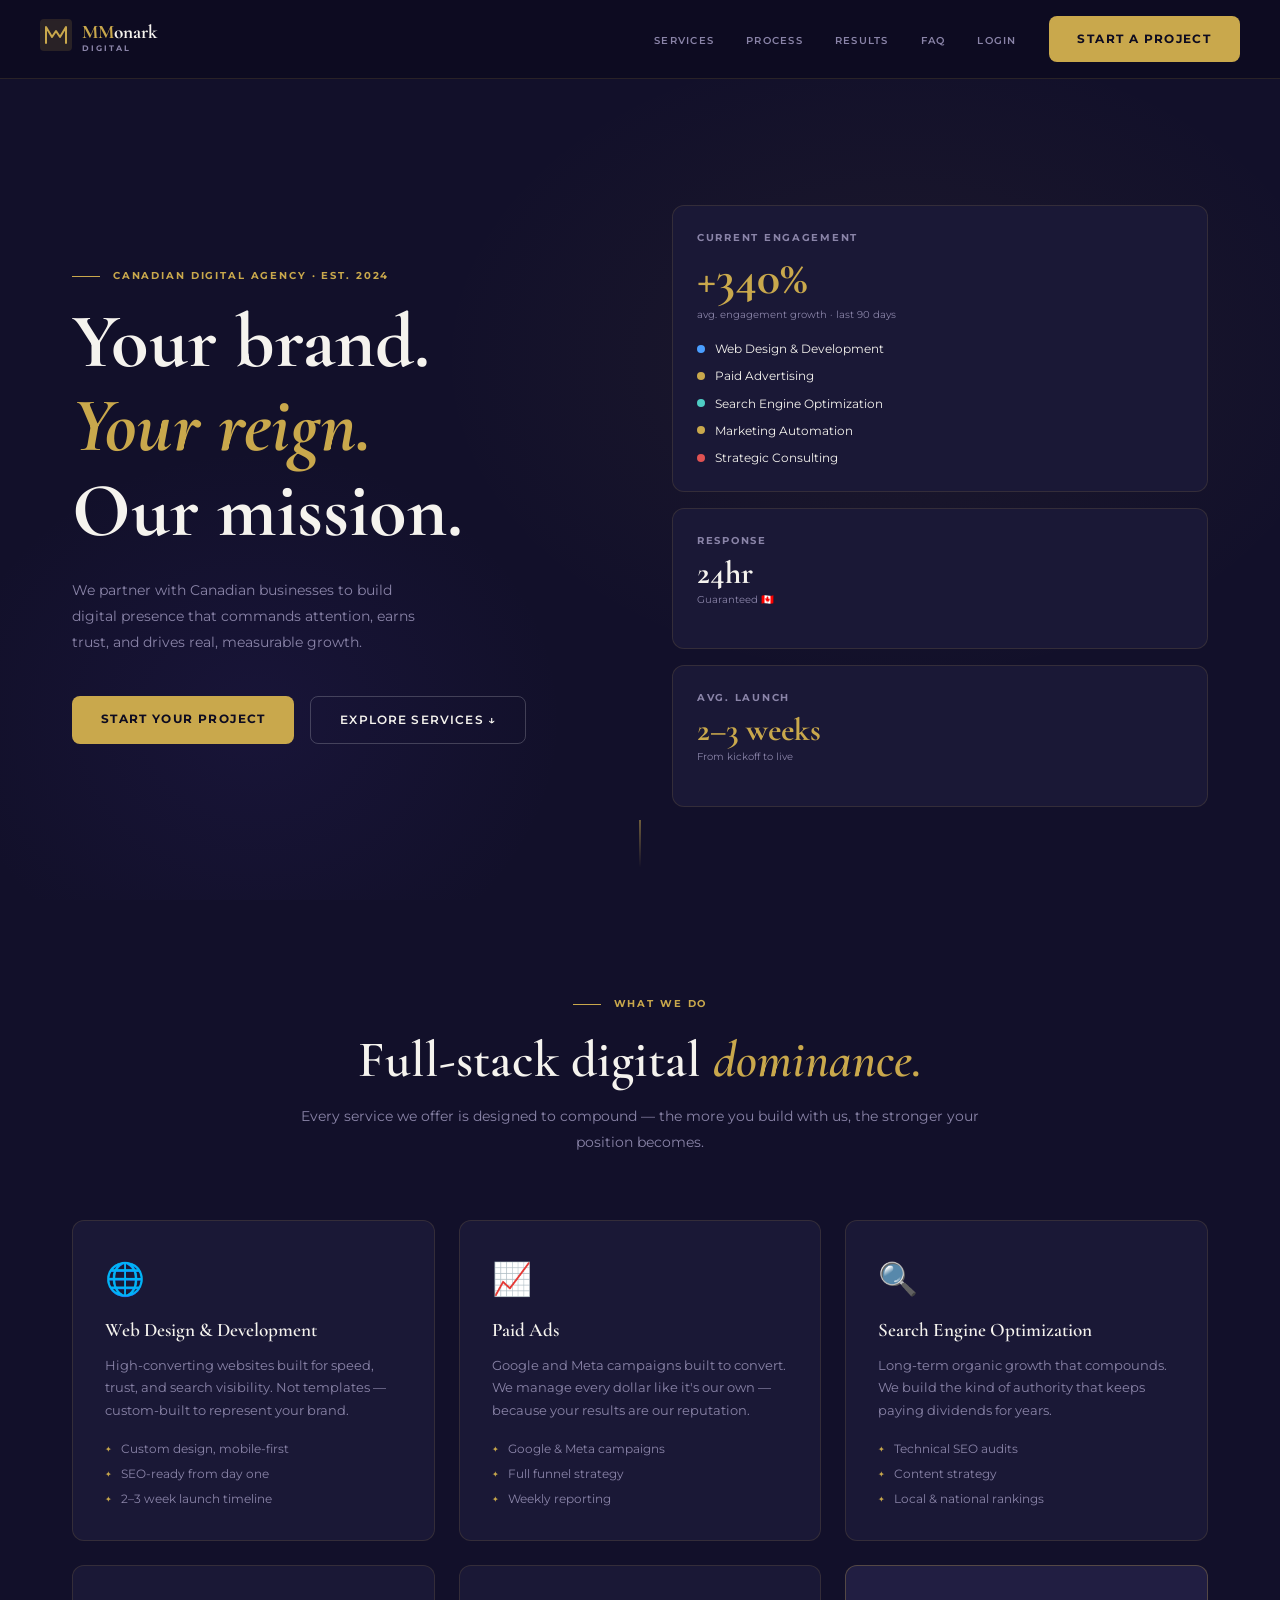
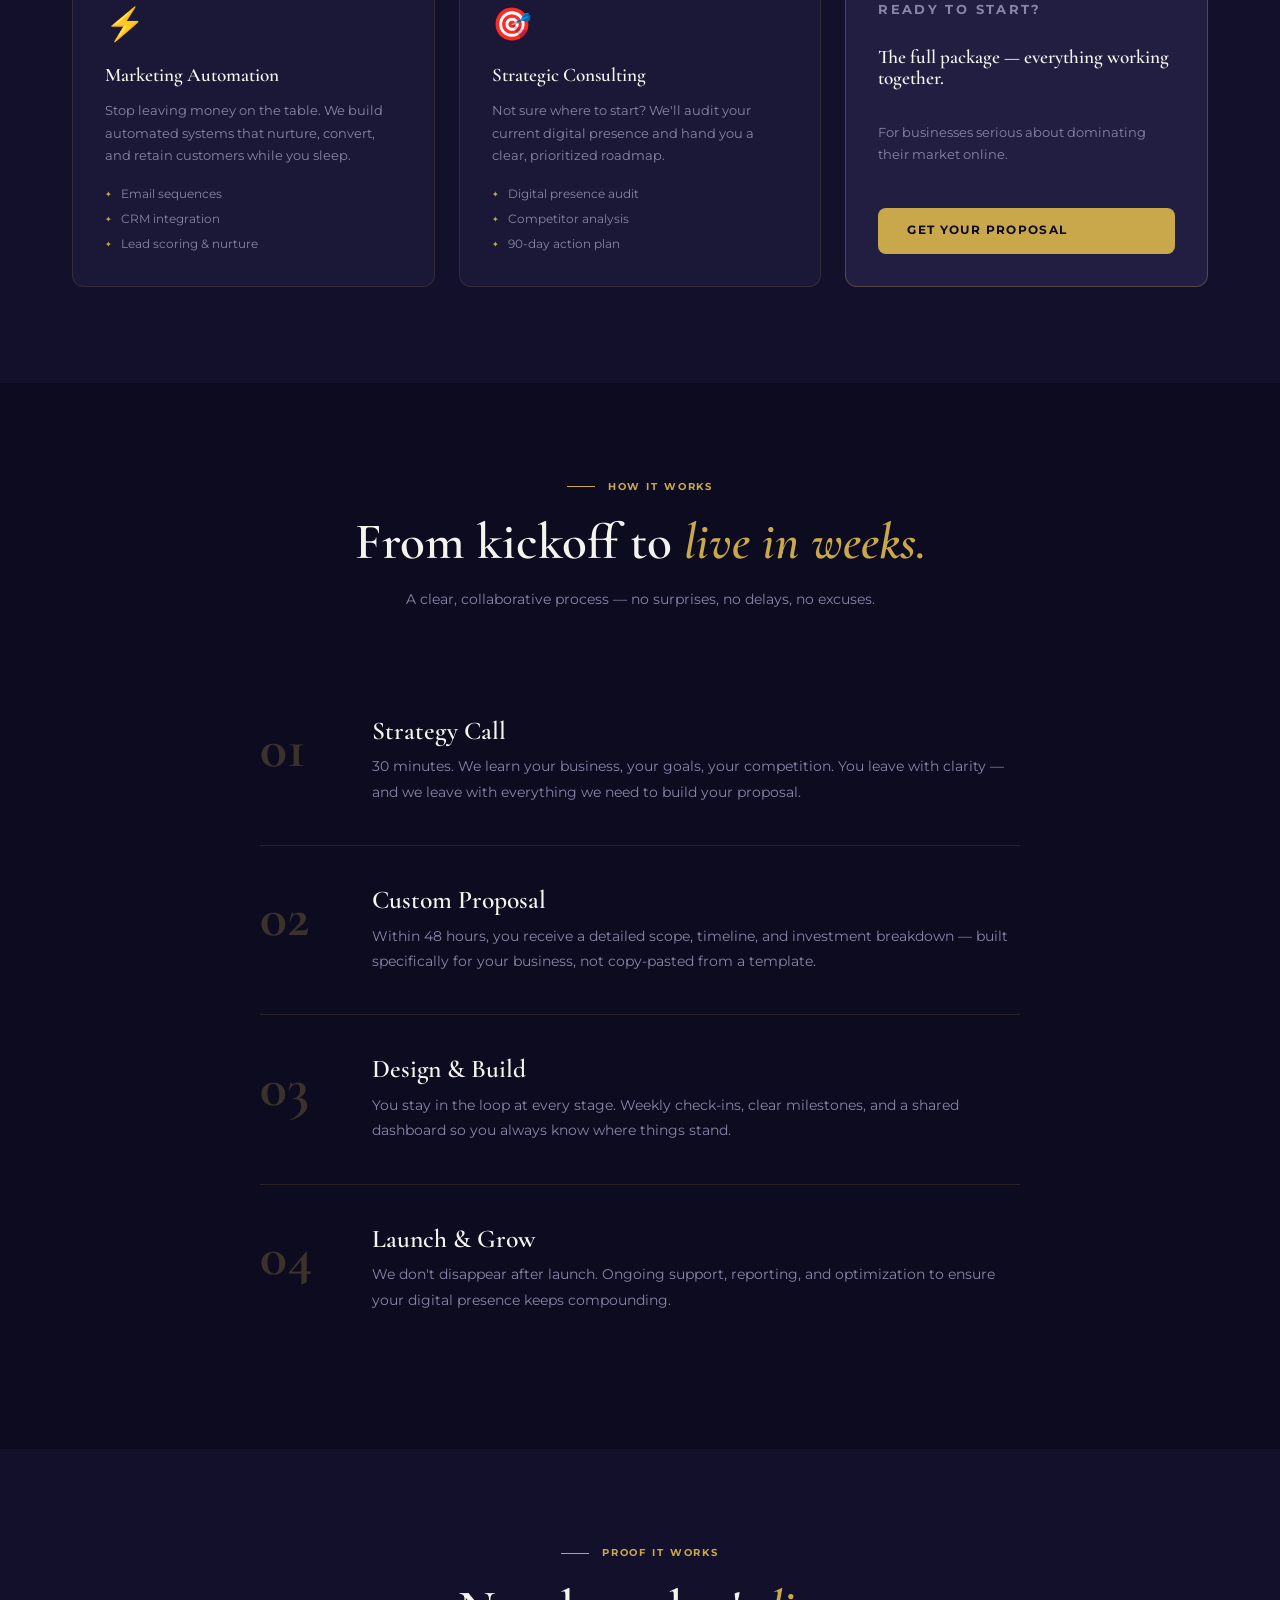
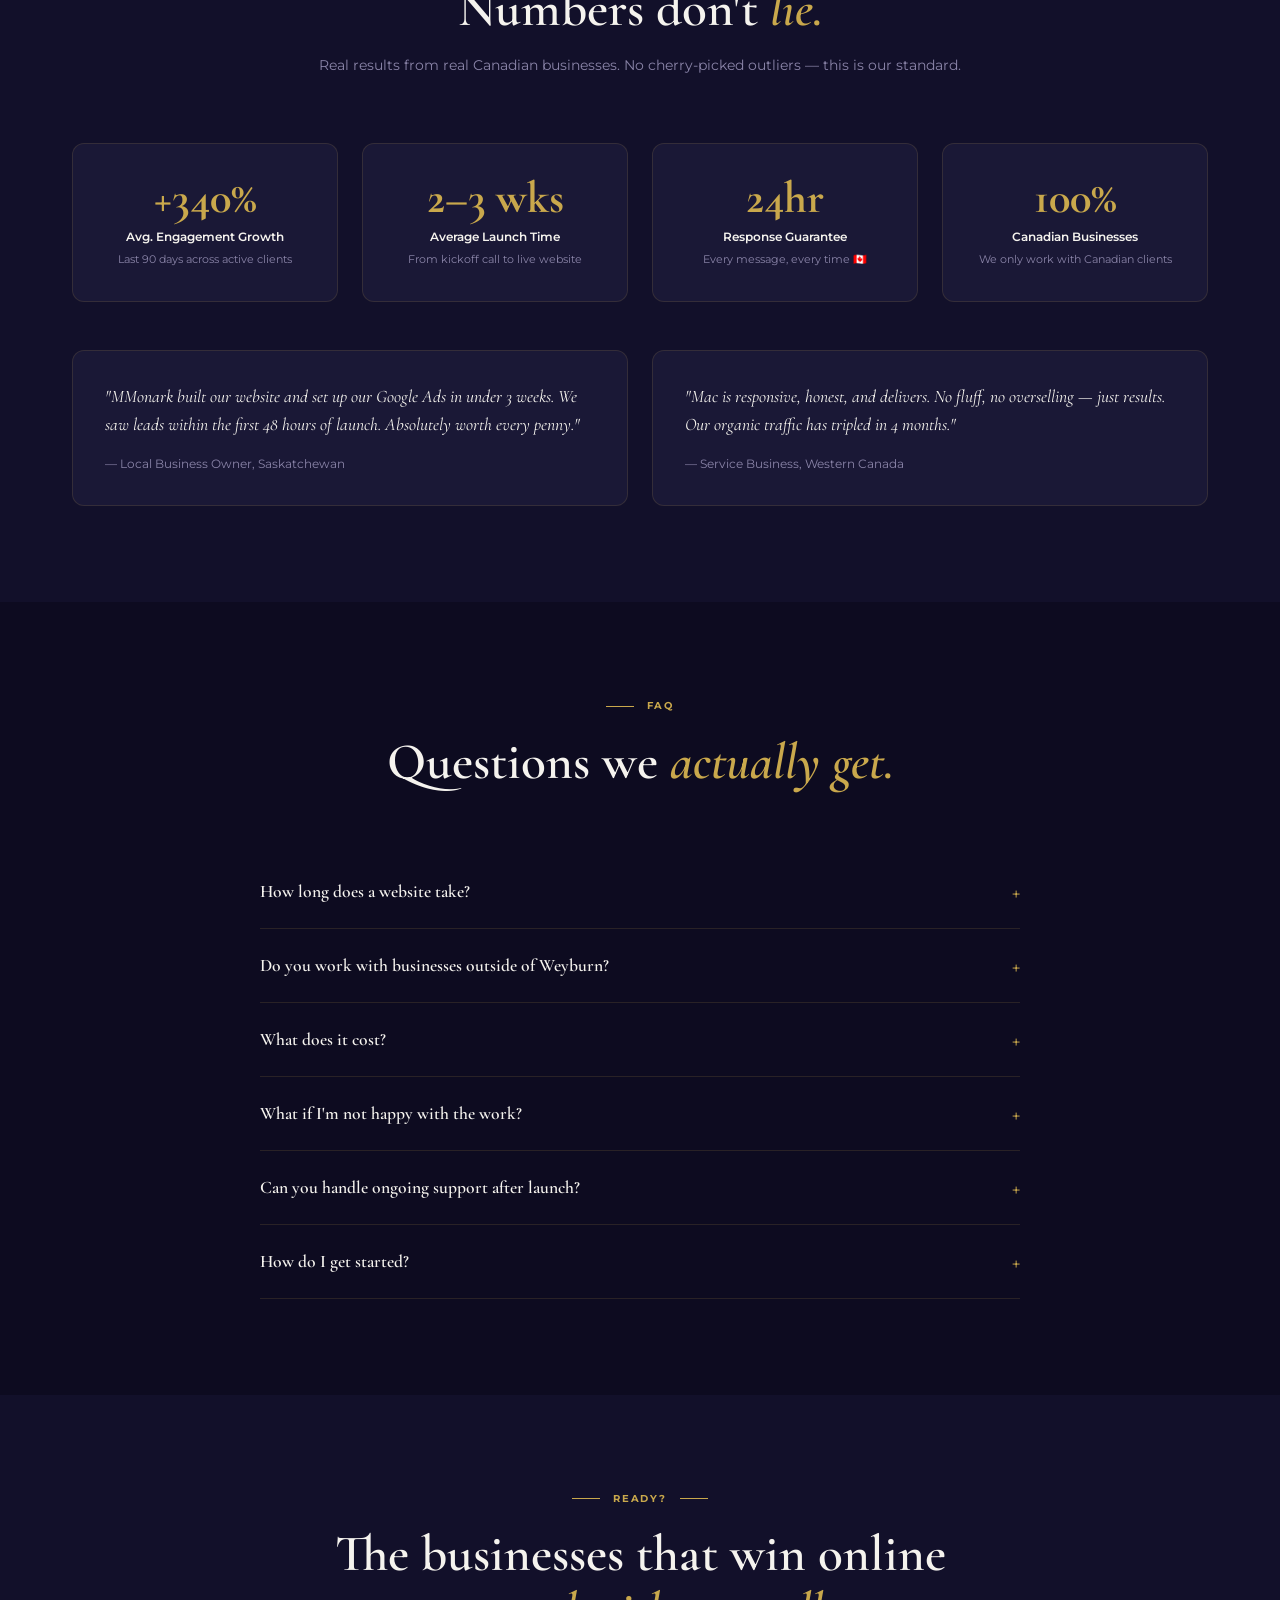
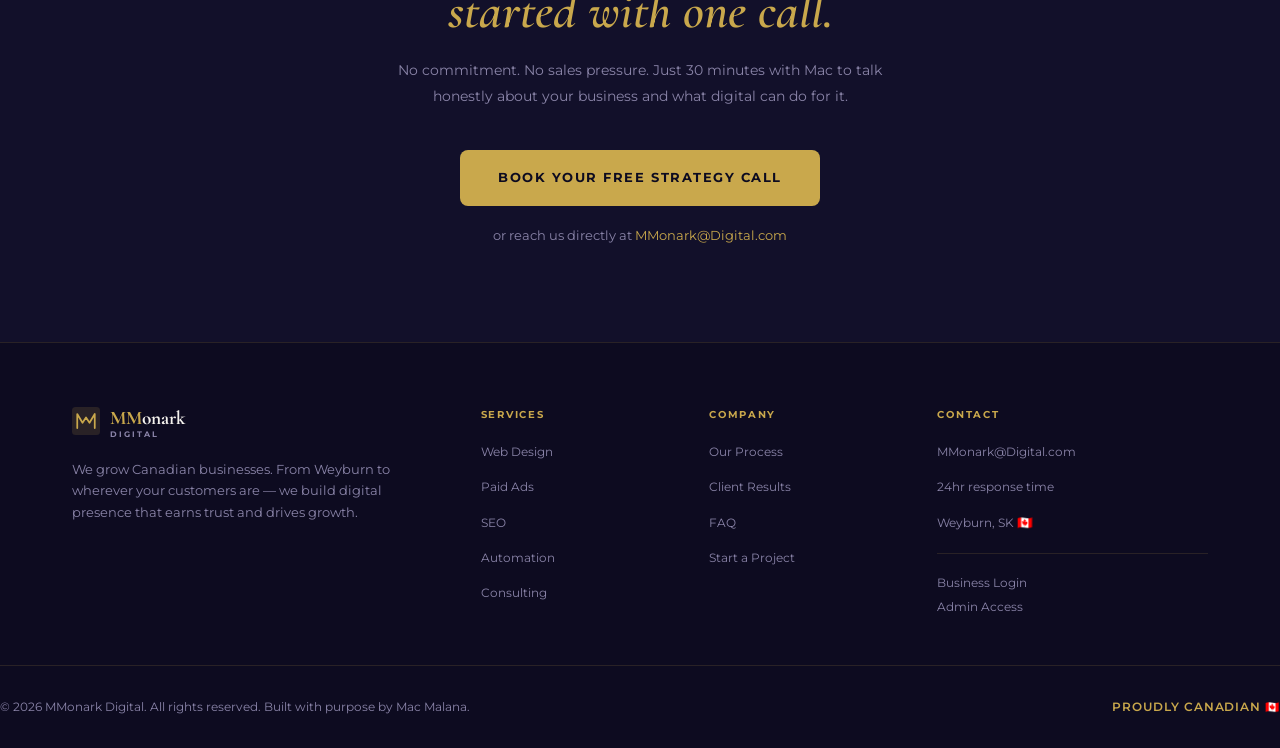
<file: index.html>
<!DOCTYPE html>
<html lang="en">
<head>
  <meta charset="UTF-8" />
  <meta name="viewport" content="width=device-width, initial-scale=1.0"/>
  <title>MMonark Digital — Canadian Digital Agency</title>
  <meta name="description" content="We partner with Canadian businesses to build digital presence that commands attention, earns trust, and drives real, measurable growth."/>
  <link rel="stylesheet" href="css/style.css"/>
  <link rel="preconnect" href="https://fonts.googleapis.com"/>
  <link rel="preconnect" href="https://fonts.gstatic.com" crossorigin/>
  <link href="https://fonts.googleapis.com/css2?family=Cormorant+Garamond:ital,wght@0,400;0,600;0,700;1,400;1,600&family=Montserrat:wght@300;400;500;600;700&display=swap" rel="stylesheet"/>
</head>
<body>

  <!-- NAV -->
  <nav class="nav" id="nav">
    <a href="index.html" class="logo">
      <div class="logo-icon">
        <svg width="32" height="32" viewBox="0 0 32 32" fill="none">
          <rect width="32" height="32" rx="4" fill="#C9A84C" opacity="0.15"/>
          <path d="M6 24V8l6 10 4-6 4 6 6-10v16" stroke="#C9A84C" stroke-width="2" stroke-linecap="round" stroke-linejoin="round"/>
        </svg>
      </div>
      <div class="logo-text">
        <span class="logo-name"><span class="logo-mm">MM</span>onark</span>
        <span class="logo-sub">DIGITAL</span>
      </div>
    </a>
    <ul class="nav-links">
      <li><a href="#services">SERVICES</a></li>
      <li><a href="#process">PROCESS</a></li>
      <li><a href="#results">RESULTS</a></li>
      <li><a href="#faq">FAQ</a></li>
      <li id="nav-login-li"><a href="login.html">LOGIN</a></li>
    </ul>
    <a href="#" class="btn-primary" id="nav-cta" onclick="openModal()">START A PROJECT</a>
    <button class="hamburger" id="hamburger" aria-label="Menu">
      <span></span><span></span><span></span>
    </button>
  </nav>

  <!-- MOBILE MENU -->
  <div class="mobile-menu" id="mobile-menu">
    <ul>
      <li><a href="#services" onclick="closeMobile()">SERVICES</a></li>
      <li><a href="#process" onclick="closeMobile()">PROCESS</a></li>
      <li><a href="#results" onclick="closeMobile()">RESULTS</a></li>
      <li><a href="#faq" onclick="closeMobile()">FAQ</a></li>
      <li><a href="login.html" onclick="closeMobile()">LOGIN</a></li>
    </ul>
    <a href="#" class="btn-primary" onclick="openModal(); closeMobile()">START A PROJECT</a>
  </div>

  <!-- HERO -->
  <section class="hero" id="home">
    <div class="hero-bg"></div>
    <div class="hero-content">
      <div class="hero-left">
        <p class="eyebrow"><span class="eyebrow-line"></span> CANADIAN DIGITAL AGENCY · EST. 2024</p>
        <h1 class="hero-heading">
          <span class="line-1 fade-up">Your brand.</span>
          <span class="line-2 fade-up delay-1"><em>Your reign.</em></span>
          <span class="line-3 fade-up delay-2">Our mission.</span>
        </h1>
        <p class="hero-sub fade-up delay-3">We partner with Canadian businesses to build digital presence that commands attention, earns trust, and drives real, measurable growth.</p>
        <div class="hero-ctas fade-up delay-4">
          <a href="#" class="btn-primary" onclick="openModal()">START YOUR PROJECT</a>
          <a href="#services" class="btn-ghost">EXPLORE SERVICES ↓</a>
        </div>
      </div>
      <div class="hero-right fade-up delay-2">
        <div class="hero-card main-card">
          <p class="card-label">CURRENT ENGAGEMENT</p>
          <p class="card-stat">+340%</p>
          <p class="card-sublabel">avg. engagement growth · last 90 days</p>
          <ul class="service-list">
            <li><span class="dot dot-blue"></span> Web Design &amp; Development</li>
            <li><span class="dot dot-yellow"></span> Paid Advertising</li>
            <li><span class="dot dot-teal"></span> Search Engine Optimization</li>
            <li><span class="dot dot-yellow"></span> Marketing Automation</li>
            <li><span class="dot dot-red"></span> Strategic Consulting</li>
          </ul>
        </div>
        <div class="hero-card mini-card response-card">
          <p class="card-label">RESPONSE</p>
          <p class="card-stat-sm">24hr</p>
          <p class="card-sublabel">Guaranteed 🇨🇦</p>
        </div>
        <div class="hero-card mini-card launch-card">
          <p class="card-label">AVG. LAUNCH</p>
          <p class="card-stat-sm gold">2–3 weeks</p>
          <p class="card-sublabel">From kickoff to live</p>
        </div>
      </div>
    </div>
    <div class="scroll-indicator">
      <span></span>
    </div>
  </section>

  <!-- SERVICES -->
  <section class="section" id="services">
    <div class="container">
      <div class="section-header">
        <p class="eyebrow"><span class="eyebrow-line"></span> WHAT WE DO</p>
        <h2>Full-stack digital <em>dominance.</em></h2>
        <p class="section-sub">Every service we offer is designed to compound — the more you build with us, the stronger your position becomes.</p>
      </div>
      <div class="services-grid">
        <div class="service-card reveal">
          <div class="service-icon">🌐</div>
          <h3>Web Design &amp; Development</h3>
          <p>High-converting websites built for speed, trust, and search visibility. Not templates — custom-built to represent your brand.</p>
          <ul class="service-features">
            <li>Custom design, mobile-first</li>
            <li>SEO-ready from day one</li>
            <li>2–3 week launch timeline</li>
          </ul>
        </div>
        <div class="service-card reveal">
          <div class="service-icon">📈</div>
          <h3>Paid Ads</h3>
          <p>Google and Meta campaigns built to convert. We manage every dollar like it's our own — because your results are our reputation.</p>
          <ul class="service-features">
            <li>Google &amp; Meta campaigns</li>
            <li>Full funnel strategy</li>
            <li>Weekly reporting</li>
          </ul>
        </div>
        <div class="service-card reveal">
          <div class="service-icon">🔍</div>
          <h3>Search Engine Optimization</h3>
          <p>Long-term organic growth that compounds. We build the kind of authority that keeps paying dividends for years.</p>
          <ul class="service-features">
            <li>Technical SEO audits</li>
            <li>Content strategy</li>
            <li>Local &amp; national rankings</li>
          </ul>
        </div>
        <div class="service-card reveal">
          <div class="service-icon">⚡</div>
          <h3>Marketing Automation</h3>
          <p>Stop leaving money on the table. We build automated systems that nurture, convert, and retain customers while you sleep.</p>
          <ul class="service-features">
            <li>Email sequences</li>
            <li>CRM integration</li>
            <li>Lead scoring &amp; nurture</li>
          </ul>
        </div>
        <div class="service-card reveal">
          <div class="service-icon">🎯</div>
          <h3>Strategic Consulting</h3>
          <p>Not sure where to start? We'll audit your current digital presence and hand you a clear, prioritized roadmap.</p>
          <ul class="service-features">
            <li>Digital presence audit</li>
            <li>Competitor analysis</li>
            <li>90-day action plan</li>
          </ul>
        </div>
        <div class="service-card reveal service-card-cta">
          <p class="card-label">READY TO START?</p>
          <h3>The full package — everything working together.</h3>
          <p>For businesses serious about dominating their market online.</p>
          <a href="#" class="btn-primary" onclick="openModal()">GET YOUR PROPOSAL</a>
        </div>
      </div>
    </div>
  </section>

  <!-- PROCESS -->
  <section class="section section-dark" id="process">
    <div class="container">
      <div class="section-header">
        <p class="eyebrow"><span class="eyebrow-line"></span> HOW IT WORKS</p>
        <h2>From kickoff to <em>live in weeks.</em></h2>
        <p class="section-sub">A clear, collaborative process — no surprises, no delays, no excuses.</p>
      </div>
      <div class="process-steps">
        <div class="process-step reveal">
          <div class="step-number">01</div>
          <div class="step-content">
            <h3>Strategy Call</h3>
            <p>30 minutes. We learn your business, your goals, your competition. You leave with clarity — and we leave with everything we need to build your proposal.</p>
          </div>
        </div>
        <div class="process-step reveal">
          <div class="step-number">02</div>
          <div class="step-content">
            <h3>Custom Proposal</h3>
            <p>Within 48 hours, you receive a detailed scope, timeline, and investment breakdown — built specifically for your business, not copy-pasted from a template.</p>
          </div>
        </div>
        <div class="process-step reveal">
          <div class="step-number">03</div>
          <div class="step-content">
            <h3>Design &amp; Build</h3>
            <p>You stay in the loop at every stage. Weekly check-ins, clear milestones, and a shared dashboard so you always know where things stand.</p>
          </div>
        </div>
        <div class="process-step reveal">
          <div class="step-number">04</div>
          <div class="step-content">
            <h3>Launch &amp; Grow</h3>
            <p>We don't disappear after launch. Ongoing support, reporting, and optimization to ensure your digital presence keeps compounding.</p>
          </div>
        </div>
      </div>
    </div>
  </section>

  <!-- RESULTS -->
  <section class="section" id="results">
    <div class="container">
      <div class="section-header">
        <p class="eyebrow"><span class="eyebrow-line"></span> PROOF IT WORKS</p>
        <h2>Numbers don't <em>lie.</em></h2>
        <p class="section-sub">Real results from real Canadian businesses. No cherry-picked outliers — this is our standard.</p>
      </div>
      <div class="stats-row reveal">
        <div class="stat-block">
          <p class="stat-num">+340%</p>
          <p class="stat-label">Avg. Engagement Growth</p>
          <p class="stat-sub">Last 90 days across active clients</p>
        </div>
        <div class="stat-block">
          <p class="stat-num">2–3 wks</p>
          <p class="stat-label">Average Launch Time</p>
          <p class="stat-sub">From kickoff call to live website</p>
        </div>
        <div class="stat-block">
          <p class="stat-num">24hr</p>
          <p class="stat-label">Response Guarantee</p>
          <p class="stat-sub">Every message, every time 🇨🇦</p>
        </div>
        <div class="stat-block">
          <p class="stat-num">100%</p>
          <p class="stat-label">Canadian Businesses</p>
          <p class="stat-sub">We only work with Canadian clients</p>
        </div>
      </div>
      <div class="testimonials reveal">
        <div class="testimonial-card">
          <p class="testimonial-text">"MMonark built our website and set up our Google Ads in under 3 weeks. We saw leads within the first 48 hours of launch. Absolutely worth every penny."</p>
          <p class="testimonial-author">— Local Business Owner, Saskatchewan</p>
        </div>
        <div class="testimonial-card">
          <p class="testimonial-text">"Mac is responsive, honest, and delivers. No fluff, no overselling — just results. Our organic traffic has tripled in 4 months."</p>
          <p class="testimonial-author">— Service Business, Western Canada</p>
        </div>
      </div>
    </div>
  </section>

  <!-- FAQ -->
  <section class="section section-dark" id="faq">
    <div class="container">
      <div class="section-header">
        <p class="eyebrow"><span class="eyebrow-line"></span> FAQ</p>
        <h2>Questions we <em>actually get.</em></h2>
      </div>
      <div class="faq-list">
        <div class="faq-item reveal">
          <button class="faq-question" onclick="toggleFaq(this)">
            How long does a website take? <span class="faq-icon">+</span>
          </button>
          <div class="faq-answer">
            <p>Most websites launch within 2–3 weeks of kickoff. Complex builds may take 4–6 weeks. We give you a firm timeline before any work begins — no surprises.</p>
          </div>
        </div>
        <div class="faq-item reveal">
          <button class="faq-question" onclick="toggleFaq(this)">
            Do you work with businesses outside of Weyburn? <span class="faq-icon">+</span>
          </button>
          <div class="faq-answer">
            <p>Absolutely. We work with Canadian businesses from coast to coast. Everything is done remotely — video calls, shared dashboards, and fast communication.</p>
          </div>
        </div>
        <div class="faq-item reveal">
          <button class="faq-question" onclick="toggleFaq(this)">
            What does it cost? <span class="faq-icon">+</span>
          </button>
          <div class="faq-answer">
            <p>Every project is scoped individually. Websites typically start around $2,500. Ad management and SEO are monthly retainers. We'll give you a clear number on our first call — no vague "it depends" answers.</p>
          </div>
        </div>
        <div class="faq-item reveal">
          <button class="faq-question" onclick="toggleFaq(this)">
            What if I'm not happy with the work? <span class="faq-icon">+</span>
          </button>
          <div class="faq-answer">
            <p>We do revision rounds until it's right. We're not done until you're genuinely proud of what we built together. Our reputation depends on your results.</p>
          </div>
        </div>
        <div class="faq-item reveal">
          <button class="faq-question" onclick="toggleFaq(this)">
            Can you handle ongoing support after launch? <span class="faq-icon">+</span>
          </button>
          <div class="faq-answer">
            <p>Yes — and we encourage it. Websites need updates, ads need optimization, and SEO compounds over time. We offer flexible ongoing support packages.</p>
          </div>
        </div>
        <div class="faq-item reveal">
          <button class="faq-question" onclick="toggleFaq(this)">
            How do I get started? <span class="faq-icon">+</span>
          </button>
          <div class="faq-answer">
            <p>Book a free 30-minute strategy call. No commitment, no pitch — just an honest conversation about your business and what digital can do for it.</p>
          </div>
        </div>
      </div>
    </div>
  </section>

  <!-- CTA SECTION -->
  <section class="section cta-section">
    <div class="container">
      <p class="eyebrow center"><span class="eyebrow-line"></span> READY? <span class="eyebrow-line"></span></p>
      <h2 class="cta-heading">The businesses that win online<br><em>started with one call.</em></h2>
      <p class="cta-sub">No commitment. No sales pressure. Just 30 minutes with Mac to talk honestly about your business and what digital can do for it.</p>
      <a href="#" class="btn-primary btn-large" onclick="openModal()">BOOK YOUR FREE STRATEGY CALL</a>
      <p class="cta-email">or reach us directly at <a href="mailto:MMonark@Digital.com" class="gold-link">MMonark@Digital.com</a></p>
    </div>
  </section>

  <!-- FOOTER -->
  <footer class="footer">
    <div class="container footer-grid">
      <div class="footer-brand">
        <a href="index.html" class="logo">
          <div class="logo-icon">
            <svg width="28" height="28" viewBox="0 0 32 32" fill="none">
              <rect width="32" height="32" rx="4" fill="#C9A84C" opacity="0.15"/>
              <path d="M6 24V8l6 10 4-6 4 6 6-10v16" stroke="#C9A84C" stroke-width="2" stroke-linecap="round" stroke-linejoin="round"/>
            </svg>
          </div>
          <div class="logo-text">
            <span class="logo-name"><span class="logo-mm">MM</span>onark</span>
            <span class="logo-sub">DIGITAL</span>
          </div>
        </a>
        <p class="footer-tagline">We grow Canadian businesses. From Weyburn to wherever your customers are — we build digital presence that earns trust and drives growth.</p>
      </div>
      <div class="footer-col">
        <p class="footer-col-title">SERVICES</p>
        <ul>
          <li><a href="#services">Web Design</a></li>
          <li><a href="#services">Paid Ads</a></li>
          <li><a href="#services">SEO</a></li>
          <li><a href="#services">Automation</a></li>
          <li><a href="#services">Consulting</a></li>
        </ul>
      </div>
      <div class="footer-col">
        <p class="footer-col-title">COMPANY</p>
        <ul>
          <li><a href="#process">Our Process</a></li>
          <li><a href="#results">Client Results</a></li>
          <li><a href="#faq">FAQ</a></li>
          <li><a href="#" onclick="openModal()">Start a Project</a></li>
        </ul>
      </div>
      <div class="footer-col">
        <p class="footer-col-title">CONTACT</p>
        <ul>
          <li><a href="mailto:MMonark@Digital.com">MMonark@Digital.com</a></li>
          <li><span>24hr response time</span></li>
          <li><span>Weyburn, SK 🇨🇦</span></li>
        </ul>
        <div class="footer-login-links">
          <a href="login.html">Business Login</a>
          <a href="login.html">Admin Access</a>
        </div>
      </div>
    </div>
    <div class="footer-bottom">
      <p>© 2026 MMonark Digital. All rights reserved. Built with purpose by Mac Malana.</p>
      <p class="proudly-canadian">PROUDLY CANADIAN 🇨🇦</p>
    </div>
  </footer>

  <!-- MODAL -->
  <div class="modal-overlay" id="modal-overlay" onclick="closeModalOutside(event)">
    <div class="modal" id="modal">
      <button class="modal-close" onclick="closeModal()">✕</button>
      <div class="modal-inner">
        <p class="modal-eyebrow">FREE STRATEGY CALL</p>
        <h2 class="modal-title">Let's talk about<br><em>your growth.</em></h2>
        <p class="modal-desc">30 minutes. Honest conversation. Zero obligation. We'll tell you exactly what will work for your business.</p>
        <div class="modal-bullets">
          <p>✦ Free strategy session — no sales pitch</p>
          <p>✦ Honest audit of your current digital presence</p>
          <p>✦ Custom proposal delivered within 48 hours</p>
        </div>
        <form class="modal-form" onsubmit="submitForm(event)">
          <div class="form-group">
            <label>YOUR NAME</label>
            <input type="text" placeholder="Jane Smith" required/>
          </div>
          <div class="form-group">
            <label>BUSINESS EMAIL</label>
            <input type="email" placeholder="jane@yourbusiness.ca" required/>
          </div>
          <div class="form-group">
            <label>PHONE (OPTIONAL)</label>
            <input type="tel" placeholder="(306) 555-0000"/>
          </div>
          <div class="form-group">
            <label>WHAT ARE YOU LOOKING FOR?</label>
            <div class="checkbox-grid">
              <label class="checkbox-label"><input type="checkbox" name="services" value="website"/> <span class="dot dot-blue"></span> WEBSITE</label>
              <label class="checkbox-label"><input type="checkbox" name="services" value="paid-ads"/> <span class="dot dot-yellow"></span> PAID ADS</label>
              <label class="checkbox-label"><input type="checkbox" name="services" value="seo"/> <span class="dot dot-teal"></span> SEO</label>
              <label class="checkbox-label"><input type="checkbox" name="services" value="automation"/> <span class="dot dot-yellow"></span> AUTOMATION</label>
              <label class="checkbox-label"><input type="checkbox" name="services" value="consulting"/> <span class="dot dot-red"></span> CONSULTING</label>
              <label class="checkbox-label"><input type="checkbox" name="services" value="full-package"/> <span class="dot dot-red"></span> FULL PACKAGE</label>
              <label class="checkbox-label"><input type="checkbox" name="services" value="other"/> <span class="dot dot-grey"></span> OTHER</label>
            </div>
          </div>
          <div class="form-group">
            <label>TELL US ABOUT YOUR BUSINESS</label>
            <textarea placeholder="What do you do, who are your customers, what's your biggest challenge right now?" rows="4"></textarea>
          </div>
          <button type="submit" class="btn-primary btn-full">SEND MY REQUEST</button>
        </form>
        <div class="form-success" id="form-success">
          <p class="success-icon">✓</p>
          <h3>Request sent!</h3>
          <p>We'll be in touch within 24 hours. Talk soon.</p>
        </div>
      </div>
    </div>
  </div>

  <script src="js/main.js"></script>
</body>
</html>
</file>
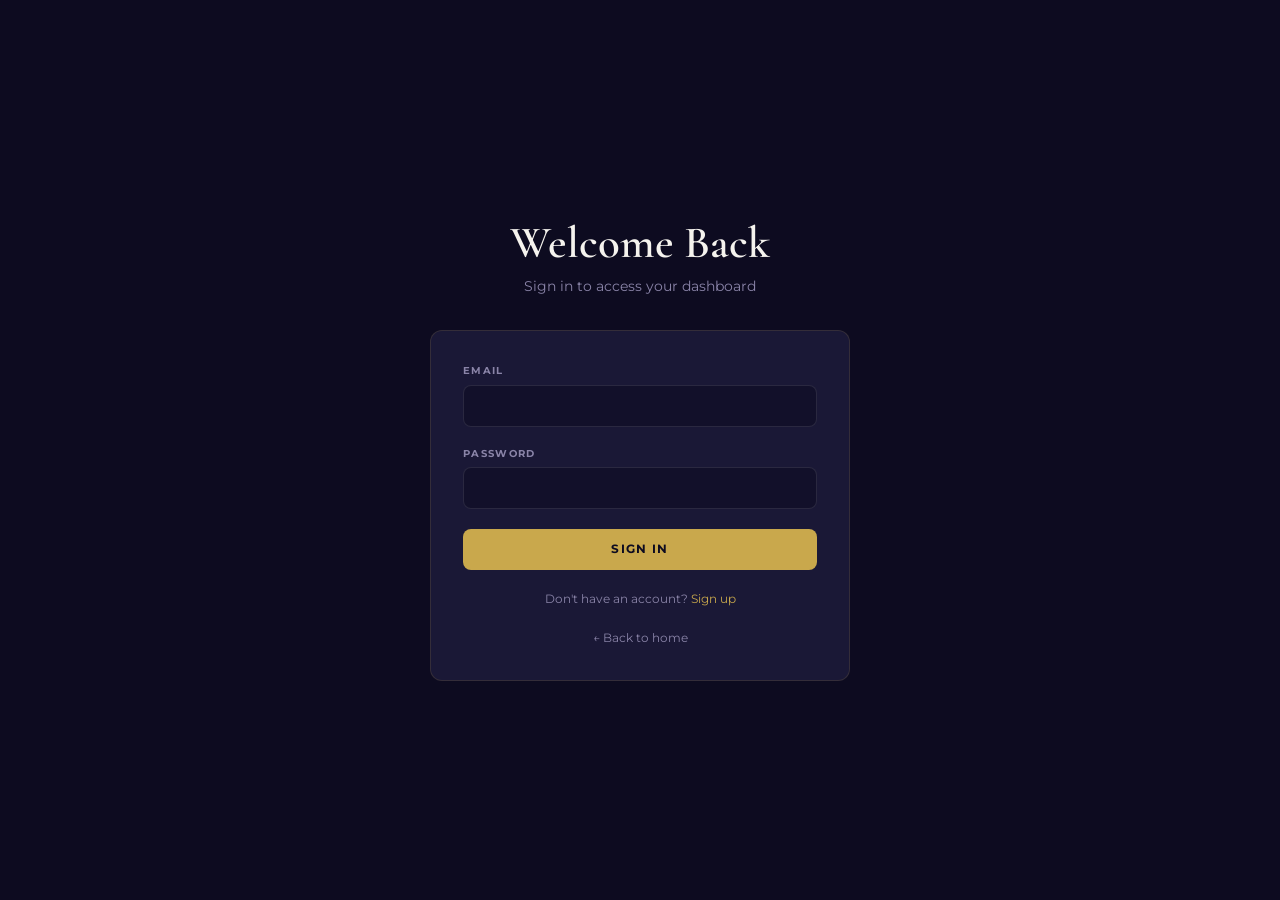
<file: dashboard.html>
<!DOCTYPE html>
<html lang="en">
<head>
  <meta charset="UTF-8"/>
  <meta name="viewport" content="width=device-width, initial-scale=1.0"/>
  <title>Admin Dashboard — MMonark Digital</title>
  <link rel="stylesheet" href="css/style.css"/>
  <link rel="preconnect" href="https://fonts.googleapis.com"/>
  <link rel="preconnect" href="https://fonts.gstatic.com" crossorigin/>
  <link href="https://fonts.googleapis.com/css2?family=Cormorant+Garamond:ital,wght@0,400;0,600;0,700;1,400;1,600&family=Montserrat:wght@300;400;500;600;700&display=swap" rel="stylesheet"/>
</head>
<body class="dashboard-page">

  <header class="dashboard-header">
    <div class="dashboard-brand">
      <span class="dashboard-logo"><span class="logo-mm">MMonark</span> Digital</span>
      <span class="dashboard-label">Admin Dashboard</span>
    </div>
    <div class="dashboard-user">
      <span id="admin-email">Admin: admin@mmonark.com</span>
      <button class="btn-outline" onclick="logout()">Logout</button>
    </div>
  </header>

  <nav class="dashboard-nav">
    <button class="dash-tab active" onclick="showTab('analytics', this)">ANALYTICS</button>
    <button class="dash-tab" onclick="showTab('projects', this)">PROJECTS</button>
    <button class="dash-tab" onclick="showTab('users', this)">USERS</button>
    <button class="dash-tab" onclick="showTab('inquiries', this)">INQUIRIES</button>
  </nav>

  <main class="dashboard-main">

    <!-- ANALYTICS TAB -->
    <div class="dash-panel" id="tab-analytics">
      <div class="stats-cards">
        <div class="dash-stat-card">
          <p class="dash-stat-num" id="stat-users">0</p>
          <p class="dash-stat-label">Total Users</p>
        </div>
        <div class="dash-stat-card">
          <p class="dash-stat-num" id="stat-projects">0</p>
          <p class="dash-stat-label">Total Projects</p>
        </div>
        <div class="dash-stat-card">
          <p class="dash-stat-num" id="stat-pending">0</p>
          <p class="dash-stat-label">Pending</p>
        </div>
        <div class="dash-stat-card">
          <p class="dash-stat-num" id="stat-active">0</p>
          <p class="dash-stat-label">Active</p>
        </div>
        <div class="dash-stat-card">
          <p class="dash-stat-num" id="stat-completed">0</p>
          <p class="dash-stat-label">Completed</p>
        </div>
      </div>
      <div class="dash-two-col">
        <div>
          <h3 class="dash-section-title">Recent Users</h3>
          <div id="recent-users-list" class="dash-list">
            <p class="dash-empty">No users yet.</p>
          </div>
        </div>
        <div>
          <h3 class="dash-section-title">Recent Projects</h3>
          <div id="recent-projects-list" class="dash-list">
            <p class="dash-empty">No projects yet.</p>
          </div>
        </div>
      </div>
    </div>

    <!-- PROJECTS TAB -->
    <div class="dash-panel hidden" id="tab-projects">
      <div class="dash-panel-header">
        <h3 class="dash-section-title">All Projects</h3>
        <button class="btn-primary btn-sm" onclick="openAddProject()">+ Add Project</button>
      </div>
      <table class="dash-table">
        <thead>
          <tr><th>Client</th><th>Service</th><th>Status</th><th>Started</th><th>Actions</th></tr>
        </thead>
        <tbody id="projects-tbody">
          <tr><td colspan="5" class="dash-empty">No projects yet.</td></tr>
        </tbody>
      </table>
    </div>

    <!-- USERS TAB -->
    <div class="dash-panel hidden" id="tab-users">
      <div class="dash-panel-header">
        <h3 class="dash-section-title">All Users</h3>
      </div>
      <table class="dash-table">
        <thead>
          <tr><th>Name</th><th>Email</th><th>Role</th><th>Joined</th></tr>
        </thead>
        <tbody id="users-tbody">
          <tr><td colspan="4" class="dash-empty">No users yet.</td></tr>
        </tbody>
      </table>
    </div>

    <!-- INQUIRIES TAB -->
    <div class="dash-panel hidden" id="tab-inquiries">
      <div class="dash-panel-header">
        <h3 class="dash-section-title">Project Inquiries</h3>
      </div>
      <div id="inquiries-list" class="dash-list">
        <p class="dash-empty">No inquiries yet.</p>
      </div>
    </div>

  </main>

  <!-- ADD PROJECT MODAL -->
  <div class="modal-overlay hidden" id="add-project-modal">
    <div class="modal modal-sm">
      <button class="modal-close" onclick="closeAddProject()">✕</button>
      <div class="modal-inner">
        <h3>Add New Project</h3>
        <form onsubmit="addProject(event)">
          <div class="form-group">
            <label>CLIENT NAME</label>
            <input type="text" id="proj-client" required/>
          </div>
          <div class="form-group">
            <label>SERVICE</label>
            <select id="proj-service">
              <option>Web Design</option>
              <option>Paid Ads</option>
              <option>SEO</option>
              <option>Automation</option>
              <option>Full Package</option>
            </select>
          </div>
          <div class="form-group">
            <label>STATUS</label>
            <select id="proj-status">
              <option>Pending</option>
              <option>Active</option>
              <option>Completed</option>
            </select>
          </div>
          <button type="submit" class="btn-primary btn-full">ADD PROJECT</button>
        </form>
      </div>
    </div>
  </div>

  <script src="js/dashboard.js"></script>
</body>
</html>
</file>
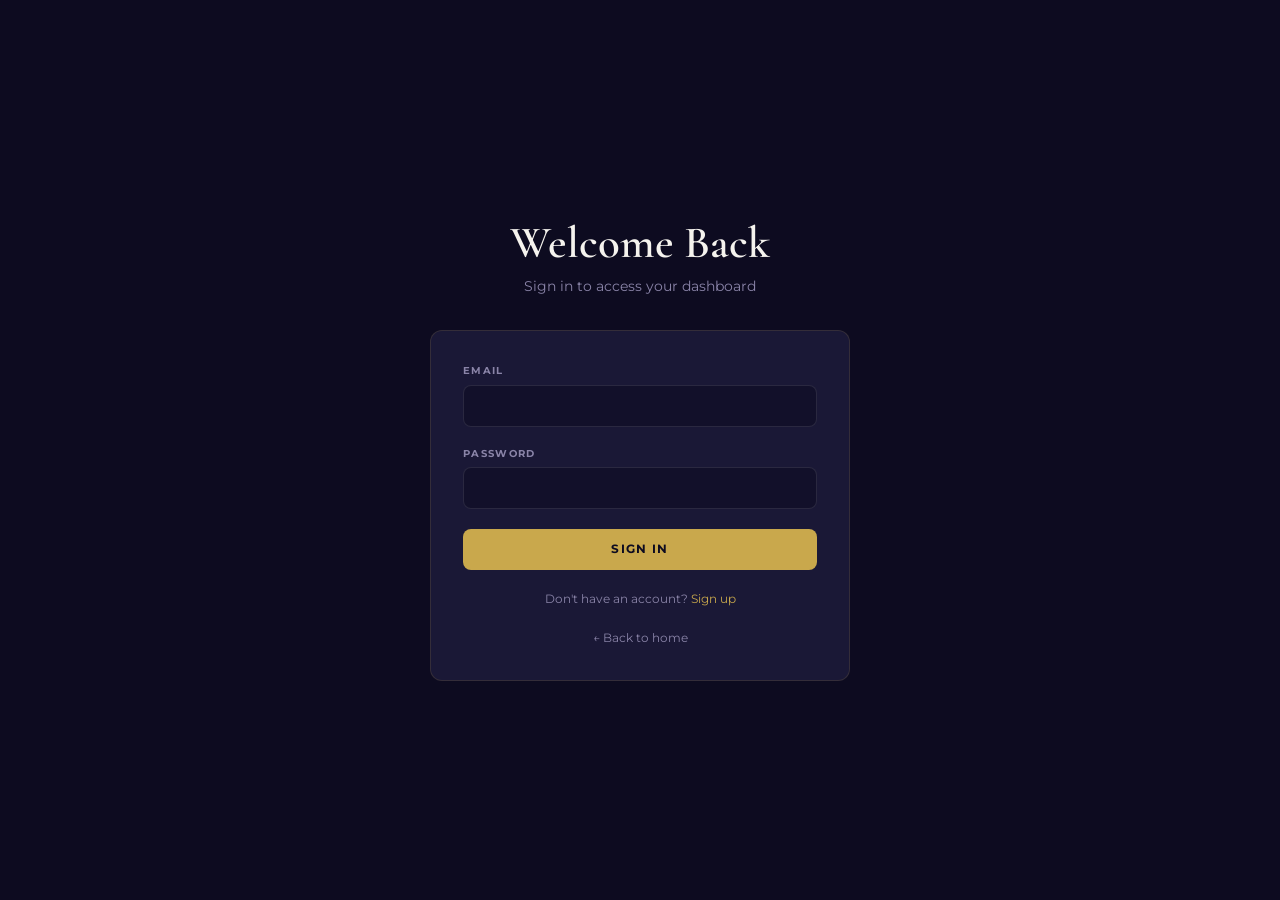
<file: login.html>
<!DOCTYPE html>
<html lang="en">
<head>
  <meta charset="UTF-8"/>
  <meta name="viewport" content="width=device-width, initial-scale=1.0"/>
  <title>Login — MMonark Digital</title>
  <link rel="stylesheet" href="css/style.css"/>
  <link rel="preconnect" href="https://fonts.googleapis.com"/>
  <link rel="preconnect" href="https://fonts.gstatic.com" crossorigin/>
  <link href="https://fonts.googleapis.com/css2?family=Cormorant+Garamond:ital,wght@0,400;0,600;0,700;1,400;1,600&family=Montserrat:wght@300;400;500;600;700&display=swap" rel="stylesheet"/>
</head>
<body class="login-page">
  <div class="login-container">
    <h1 class="login-title">Welcome Back</h1>
    <p class="login-sub">Sign in to access your dashboard</p>
    <form class="login-form" onsubmit="handleLogin(event)">
      <div class="form-group">
        <label>EMAIL</label>
        <input type="email" id="login-email" placeholder="" required/>
      </div>
      <div class="form-group">
        <label>PASSWORD</label>
        <input type="password" id="login-password" placeholder="" required/>
      </div>
      <div class="login-error" id="login-error" style="display:none;">Invalid email or password.</div>
      <button type="submit" class="btn-primary btn-full">SIGN IN</button>
      <p class="login-footer">Don't have an account? <a href="#" class="gold-link">Sign up</a></p>
      <p class="login-footer"><a href="index.html" class="muted-link">← Back to home</a></p>
    </form>
  </div>
  <script src="js/auth.js"></script>
</body>
</html>
</file>
<file: css/style.css>
/* =============================================
   MMONARK DIGITAL — MAIN STYLESHEET
   ============================================= */

:root {
  --bg:        #12102A;
  --bg-dark:   #0D0B20;
  --bg-card:   #1A1836;
  --bg-card2:  #211E42;
  --gold:      #C9A84C;
  --gold-lt:   #E2C06A;
  --white:     #F5F3EE;
  --muted:     #8A84A8;
  --border:    rgba(201,168,76,0.15);
  --font-display: 'Cormorant Garamond', serif;
  --font-body:    'Montserrat', sans-serif;
  --radius:    8px;
  --transition: 0.3s ease;
}

*, *::before, *::after { box-sizing: border-box; margin: 0; padding: 0; }

html { scroll-behavior: smooth; }

body {
  font-family: var(--font-body);
  background: var(--bg);
  color: var(--white);
  line-height: 1.6;
  overflow-x: hidden;
}

/* ---- TYPOGRAPHY ---- */
h1, h2, h3 { font-family: var(--font-display); font-weight: 600; line-height: 1.1; }
h2 { font-size: clamp(2rem, 4vw, 3.2rem); }
h3 { font-size: clamp(1.2rem, 2vw, 1.6rem); }
em { font-style: italic; color: var(--gold); }
a { text-decoration: none; color: inherit; }

/* ---- LAYOUT ---- */
.container {
  max-width: 1200px;
  margin: 0 auto;
  padding: 0 2rem;
}

.section {
  padding: 6rem 0;
}

.section-dark {
  background: var(--bg-dark);
}

/* ---- BUTTONS ---- */
.btn-primary {
  display: inline-block;
  background: var(--gold);
  color: #0D0B20;
  font-family: var(--font-body);
  font-size: 0.72rem;
  font-weight: 700;
  letter-spacing: 0.12em;
  padding: 0.85rem 1.8rem;
  border: none;
  border-radius: var(--radius);
  cursor: pointer;
  transition: background var(--transition), transform var(--transition), box-shadow var(--transition);
  white-space: nowrap;
}
.btn-primary:hover {
  background: var(--gold-lt);
  transform: translateY(-2px);
  box-shadow: 0 8px 24px rgba(201,168,76,0.3);
}
.btn-primary.btn-large { font-size: 0.8rem; padding: 1.1rem 2.4rem; }
.btn-primary.btn-full  { width: 100%; text-align: center; }
.btn-primary.btn-sm    { padding: 0.5rem 1rem; font-size: 0.65rem; }

.btn-ghost {
  display: inline-block;
  color: var(--white);
  font-family: var(--font-body);
  font-size: 0.72rem;
  font-weight: 600;
  letter-spacing: 0.1em;
  padding: 0.85rem 1.8rem;
  border: 1px solid rgba(255,255,255,0.2);
  border-radius: var(--radius);
  cursor: pointer;
  transition: border-color var(--transition), color var(--transition);
}
.btn-ghost:hover { border-color: var(--gold); color: var(--gold); }

.btn-outline {
  background: transparent;
  border: 1px solid var(--border);
  color: var(--white);
  font-family: var(--font-body);
  font-size: 0.7rem;
  font-weight: 600;
  letter-spacing: 0.08em;
  padding: 0.5rem 1rem;
  border-radius: var(--radius);
  cursor: pointer;
  transition: border-color var(--transition);
}
.btn-outline:hover { border-color: var(--gold); }

/* ---- EYEBROW ---- */
.eyebrow {
  font-size: 0.65rem;
  font-weight: 700;
  letter-spacing: 0.18em;
  color: var(--gold);
  display: flex;
  align-items: center;
  gap: 0.8rem;
  margin-bottom: 1.2rem;
}
.eyebrow.center { justify-content: center; }
.eyebrow-line {
  display: inline-block;
  width: 28px;
  height: 1px;
  background: var(--gold);
  flex-shrink: 0;
}

/* ---- NAV ---- */
.nav {
  position: fixed;
  top: 0; left: 0; right: 0;
  z-index: 100;
  display: flex;
  align-items: center;
  gap: 2rem;
  padding: 1rem 2.5rem;
  background: rgba(13,11,32,0.85);
  backdrop-filter: blur(12px);
  border-bottom: 1px solid var(--border);
  transition: background var(--transition);
}

.logo {
  display: flex;
  align-items: center;
  gap: 0.6rem;
  text-decoration: none;
  flex-shrink: 0;
}
.logo-text { display: flex; flex-direction: column; }
.logo-name { font-family: var(--font-display); font-size: 1.2rem; font-weight: 700; color: var(--white); line-height: 1; }
.logo-mm   { color: var(--gold); }
.logo-sub  { font-size: 0.5rem; font-weight: 700; letter-spacing: 0.25em; color: var(--muted); }

.nav-links {
  display: flex;
  list-style: none;
  gap: 2rem;
  margin-left: auto;
}
.nav-links a {
  font-size: 0.65rem;
  font-weight: 600;
  letter-spacing: 0.12em;
  color: var(--muted);
  transition: color var(--transition);
}
.nav-links a:hover { color: var(--white); }

.hamburger {
  display: none;
  flex-direction: column;
  gap: 5px;
  background: none;
  border: none;
  cursor: pointer;
  padding: 4px;
  margin-left: auto;
}
.hamburger span {
  display: block;
  width: 22px;
  height: 2px;
  background: var(--white);
  border-radius: 2px;
  transition: var(--transition);
}

/* ---- MOBILE MENU ---- */
.mobile-menu {
  display: none;
  position: fixed;
  top: 64px; left: 0; right: 0;
  background: var(--bg-dark);
  padding: 2rem;
  z-index: 99;
  border-bottom: 1px solid var(--border);
  flex-direction: column;
  gap: 1.5rem;
}
.mobile-menu.open { display: flex; }
.mobile-menu ul { list-style: none; display: flex; flex-direction: column; gap: 1.2rem; }
.mobile-menu a { font-size: 0.75rem; font-weight: 600; letter-spacing: 0.12em; color: var(--muted); }
.mobile-menu a:hover { color: var(--white); }

/* ---- HERO ---- */
.hero {
  min-height: 100vh;
  display: flex;
  flex-direction: column;
  justify-content: center;
  padding-top: 80px;
  position: relative;
  overflow: hidden;
}

.hero-bg {
  position: absolute;
  inset: 0;
  background:
    radial-gradient(ellipse 60% 60% at 70% 40%, rgba(201,168,76,0.06) 0%, transparent 60%),
    radial-gradient(ellipse 40% 50% at 20% 80%, rgba(80,60,180,0.1) 0%, transparent 60%);
  pointer-events: none;
}

.hero-content {
  max-width: 1200px;
  margin: 0 auto;
  padding: 4rem 2rem 2rem;
  display: grid;
  grid-template-columns: 1fr 1fr;
  gap: 4rem;
  align-items: center;
  width: 100%;
}

.hero-heading {
  font-family: var(--font-display);
  font-size: clamp(3rem, 6vw, 5.5rem);
  font-weight: 700;
  line-height: 1.0;
  display: flex;
  flex-direction: column;
  gap: 0.1em;
  margin-bottom: 1.8rem;
}
.hero-heading .line-1 { color: var(--white); }
.hero-heading .line-2 { color: var(--gold); font-style: italic; }
.hero-heading .line-3 { color: var(--white); }

.hero-sub {
  font-size: 0.9rem;
  color: var(--muted);
  line-height: 1.8;
  max-width: 360px;
  margin-bottom: 2.5rem;
}

.hero-ctas {
  display: flex;
  gap: 1rem;
  flex-wrap: wrap;
}

/* Hero cards */
.hero-right {
  position: relative;
  display: flex;
  flex-direction: column;
  gap: 1rem;
}

.hero-card {
  background: var(--bg-card);
  border: 1px solid var(--border);
  border-radius: 12px;
  padding: 1.5rem;
}

.main-card { flex: 1; }

.card-label {
  font-size: 0.6rem;
  font-weight: 700;
  letter-spacing: 0.18em;
  color: var(--muted);
  margin-bottom: 0.5rem;
}

.card-stat {
  font-family: var(--font-display);
  font-size: 3rem;
  font-weight: 700;
  color: var(--gold);
  line-height: 1;
  margin-bottom: 0.3rem;
}

.card-stat-sm {
  font-family: var(--font-display);
  font-size: 2rem;
  font-weight: 700;
  color: var(--white);
  line-height: 1;
  margin-bottom: 0.2rem;
}
.card-stat-sm.gold { color: var(--gold); }

.card-sublabel {
  font-size: 0.65rem;
  color: var(--muted);
  margin-bottom: 1rem;
}

.service-list {
  list-style: none;
  display: flex;
  flex-direction: column;
  gap: 0.5rem;
}
.service-list li {
  font-size: 0.75rem;
  color: var(--white);
  display: flex;
  align-items: center;
  gap: 0.6rem;
}

.mini-cards-row {
  display: grid;
  grid-template-columns: 1fr 1fr;
  gap: 1rem;
}
.response-card, .launch-card { }

.dot {
  width: 8px; height: 8px;
  border-radius: 50%;
  flex-shrink: 0;
  display: inline-block;
}
.dot-blue   { background: #4A9EFF; }
.dot-yellow { background: var(--gold); }
.dot-teal   { background: #4ECDC4; }
.dot-red    { background: #E05252; }
.dot-grey   { background: var(--muted); }

.scroll-indicator {
  position: absolute;
  bottom: 2rem;
  left: 50%;
  transform: translateX(-50%);
}
.scroll-indicator span {
  display: block;
  width: 1px;
  height: 48px;
  background: linear-gradient(to bottom, var(--gold), transparent);
  animation: scrollPulse 2s ease infinite;
}
@keyframes scrollPulse {
  0%, 100% { opacity: 0.3; transform: scaleY(1); }
  50% { opacity: 1; transform: scaleY(1.2); }
}

/* ---- SECTION HEADER ---- */
.section-header {
  text-align: center;
  max-width: 680px;
  margin: 0 auto 4rem;
}
.section-header .eyebrow { justify-content: center; }
.section-header h2 { margin-bottom: 1rem; }
.section-sub {
  font-size: 0.9rem;
  color: var(--muted);
  line-height: 1.8;
}

/* ---- SERVICES ---- */
.services-grid {
  display: grid;
  grid-template-columns: repeat(3, 1fr);
  gap: 1.5rem;
}

.service-card {
  background: var(--bg-card);
  border: 1px solid var(--border);
  border-radius: 12px;
  padding: 2rem;
  transition: border-color var(--transition), transform var(--transition);
}
.service-card:hover {
  border-color: rgba(201,168,76,0.4);
  transform: translateY(-4px);
}

.service-icon {
  font-size: 2rem;
  margin-bottom: 1rem;
}

.service-card h3 {
  font-size: 1.2rem;
  margin-bottom: 0.8rem;
  color: var(--white);
}
.service-card p {
  font-size: 0.82rem;
  color: var(--muted);
  line-height: 1.7;
  margin-bottom: 1.2rem;
}

.service-features {
  list-style: none;
  display: flex;
  flex-direction: column;
  gap: 0.4rem;
}
.service-features li {
  font-size: 0.72rem;
  color: var(--muted);
  padding-left: 1rem;
  position: relative;
}
.service-features li::before {
  content: '✦';
  position: absolute;
  left: 0;
  color: var(--gold);
  font-size: 0.5rem;
  top: 3px;
}

.service-card-cta {
  background: var(--bg-card2);
  border-color: rgba(201,168,76,0.3);
  display: flex;
  flex-direction: column;
  justify-content: space-between;
}
.service-card-cta .card-label { margin-bottom: 0.5rem; }
.service-card-cta h3 { color: var(--white); margin-bottom: 0.8rem; }
.service-card-cta p { color: var(--muted); font-size: 0.82rem; margin-bottom: 1.5rem; }

/* ---- PROCESS ---- */
.process-steps {
  display: flex;
  flex-direction: column;
  gap: 0;
  max-width: 760px;
  margin: 0 auto;
}

.process-step {
  display: grid;
  grid-template-columns: 80px 1fr;
  gap: 2rem;
  padding: 2.5rem 0;
  border-bottom: 1px solid var(--border);
  align-items: start;
}
.process-step:last-child { border-bottom: none; }

.step-number {
  font-family: var(--font-display);
  font-size: 3.5rem;
  font-weight: 700;
  color: rgba(201,168,76,0.25);
  line-height: 1;
  padding-top: 0.2rem;
}

.step-content h3 { margin-bottom: 0.6rem; }
.step-content p  { font-size: 0.88rem; color: var(--muted); line-height: 1.8; }

/* ---- RESULTS ---- */
.stats-row {
  display: grid;
  grid-template-columns: repeat(4, 1fr);
  gap: 1.5rem;
  margin-bottom: 3rem;
}

.stat-block {
  background: var(--bg-card);
  border: 1px solid var(--border);
  border-radius: 12px;
  padding: 2rem;
  text-align: center;
}

.stat-num {
  font-family: var(--font-display);
  font-size: 2.8rem;
  font-weight: 700;
  color: var(--gold);
  margin-bottom: 0.4rem;
  line-height: 1;
}
.stat-label {
  font-size: 0.75rem;
  font-weight: 600;
  color: var(--white);
  margin-bottom: 0.3rem;
}
.stat-sub { font-size: 0.68rem; color: var(--muted); }

.testimonials {
  display: grid;
  grid-template-columns: 1fr 1fr;
  gap: 1.5rem;
}

.testimonial-card {
  background: var(--bg-card);
  border: 1px solid var(--border);
  border-radius: 12px;
  padding: 2rem;
}
.testimonial-text {
  font-family: var(--font-display);
  font-size: 1.1rem;
  color: var(--white);
  line-height: 1.6;
  margin-bottom: 1rem;
  font-style: italic;
}
.testimonial-author { font-size: 0.72rem; color: var(--muted); }

/* ---- FAQ ---- */
.faq-list {
  max-width: 760px;
  margin: 0 auto;
}

.faq-item {
  border-bottom: 1px solid var(--border);
}

.faq-question {
  width: 100%;
  background: none;
  border: none;
  color: var(--white);
  font-family: var(--font-display);
  font-size: 1.1rem;
  font-weight: 600;
  text-align: left;
  padding: 1.5rem 0;
  cursor: pointer;
  display: flex;
  justify-content: space-between;
  align-items: center;
  transition: color var(--transition);
}
.faq-question:hover { color: var(--gold); }

.faq-icon {
  font-size: 1.3rem;
  color: var(--gold);
  transition: transform var(--transition);
  flex-shrink: 0;
}
.faq-item.open .faq-icon { transform: rotate(45deg); }

.faq-answer {
  max-height: 0;
  overflow: hidden;
  transition: max-height 0.4s ease;
}
.faq-item.open .faq-answer { max-height: 200px; }
.faq-answer p {
  font-size: 0.88rem;
  color: var(--muted);
  line-height: 1.8;
  padding-bottom: 1.5rem;
}

/* ---- CTA SECTION ---- */
.cta-section {
  text-align: center;
}
.cta-heading {
  font-size: clamp(2rem, 4vw, 3.5rem);
  margin-bottom: 1.2rem;
}
.cta-sub {
  font-size: 0.9rem;
  color: var(--muted);
  max-width: 540px;
  margin: 0 auto 2.5rem;
  line-height: 1.8;
}
.cta-email { margin-top: 1.2rem; font-size: 0.82rem; color: var(--muted); }
.gold-link { color: var(--gold); }
.gold-link:hover { text-decoration: underline; }

/* ---- FOOTER ---- */
.footer {
  background: var(--bg-dark);
  border-top: 1px solid var(--border);
  padding: 4rem 0 2rem;
}

.footer-grid {
  display: grid;
  grid-template-columns: 2fr 1fr 1fr 1.5fr;
  gap: 3rem;
  margin-bottom: 3rem;
}

.footer-tagline {
  font-size: 0.8rem;
  color: var(--muted);
  line-height: 1.7;
  margin-top: 1rem;
}

.footer-col-title {
  font-size: 0.6rem;
  font-weight: 700;
  letter-spacing: 0.18em;
  color: var(--gold);
  margin-bottom: 1rem;
}

.footer-col ul {
  list-style: none;
  display: flex;
  flex-direction: column;
  gap: 0.6rem;
}
.footer-col li a,
.footer-col li span {
  font-size: 0.78rem;
  color: var(--muted);
  transition: color var(--transition);
}
.footer-col li a:hover { color: var(--white); }

.footer-login-links {
  display: flex;
  flex-direction: column;
  gap: 0.4rem;
  margin-top: 1.2rem;
  padding-top: 1.2rem;
  border-top: 1px solid var(--border);
}
.footer-login-links a {
  font-size: 0.72rem;
  color: var(--muted);
}
.footer-login-links a:hover { color: var(--gold); }

.footer-bottom {
  display: flex;
  justify-content: space-between;
  align-items: center;
  padding-top: 2rem;
  border-top: 1px solid var(--border);
  font-size: 0.72rem;
  color: var(--muted);
  flex-wrap: wrap;
  gap: 1rem;
}
.proudly-canadian { color: var(--gold); font-weight: 600; letter-spacing: 0.08em; }

/* ---- MODAL ---- */
.modal-overlay {
  position: fixed;
  inset: 0;
  background: rgba(13,11,32,0.7);
  backdrop-filter: blur(6px);
  z-index: 200;
  display: flex;
  justify-content: flex-end;
  opacity: 0;
  pointer-events: none;
  transition: opacity 0.3s ease;
}
.modal-overlay.open {
  opacity: 1;
  pointer-events: all;
}

.modal {
  background: var(--bg-card);
  width: min(480px, 100vw);
  height: 100vh;
  overflow-y: auto;
  position: relative;
  border-left: 1px solid var(--border);
  transform: translateX(100%);
  transition: transform 0.4s cubic-bezier(0.4,0,0.2,1);
}
.modal-overlay.open .modal {
  transform: translateX(0);
}
.modal-sm {
  width: min(440px, 100vw);
  height: auto;
  min-height: unset;
  margin: auto;
  border: 1px solid var(--border);
  border-radius: 12px;
  align-self: center;
  transform: scale(0.95);
}
.modal-overlay.open .modal-sm { transform: scale(1); }

.modal-close {
  position: absolute;
  top: 1.2rem; right: 1.2rem;
  background: none;
  border: none;
  color: var(--muted);
  font-size: 1.1rem;
  cursor: pointer;
  transition: color var(--transition);
  z-index: 1;
}
.modal-close:hover { color: var(--white); }

.modal-inner { padding: 2.5rem; }

.modal-eyebrow {
  font-size: 0.6rem;
  font-weight: 700;
  letter-spacing: 0.18em;
  color: var(--gold);
  margin-bottom: 0.8rem;
}

.modal-title {
  font-family: var(--font-display);
  font-size: 2.2rem;
  margin-bottom: 0.8rem;
  line-height: 1.2;
}

.modal-desc {
  font-size: 0.82rem;
  color: var(--muted);
  line-height: 1.7;
  margin-bottom: 1.5rem;
}

.modal-bullets {
  background: rgba(201,168,76,0.06);
  border: 1px solid var(--border);
  border-radius: var(--radius);
  padding: 1rem 1.2rem;
  margin-bottom: 2rem;
  display: flex;
  flex-direction: column;
  gap: 0.4rem;
}
.modal-bullets p {
  font-size: 0.75rem;
  color: var(--white);
}

/* ---- FORM ---- */
.modal-form { display: flex; flex-direction: column; gap: 1.2rem; }

.form-group { display: flex; flex-direction: column; gap: 0.4rem; }
.form-group label {
  font-size: 0.6rem;
  font-weight: 700;
  letter-spacing: 0.14em;
  color: var(--muted);
}
.form-group input,
.form-group textarea,
.form-group select {
  background: var(--bg);
  border: 1px solid rgba(255,255,255,0.1);
  border-radius: var(--radius);
  color: var(--white);
  font-family: var(--font-body);
  font-size: 0.85rem;
  padding: 0.75rem 1rem;
  transition: border-color var(--transition);
  outline: none;
  width: 100%;
}
.form-group input:focus,
.form-group textarea:focus,
.form-group select:focus {
  border-color: var(--gold);
}
.form-group textarea { resize: vertical; min-height: 100px; }
.form-group select { cursor: pointer; }
.form-group select option { background: var(--bg-dark); }

.checkbox-grid {
  display: grid;
  grid-template-columns: 1fr 1fr;
  gap: 0.6rem;
}

.checkbox-label {
  display: flex;
  align-items: center;
  gap: 0.5rem;
  font-size: 0.68rem;
  font-weight: 600;
  letter-spacing: 0.08em;
  color: var(--muted);
  cursor: pointer;
  padding: 0.5rem 0.7rem;
  border: 1px solid rgba(255,255,255,0.08);
  border-radius: var(--radius);
  transition: border-color var(--transition), color var(--transition);
}
.checkbox-label:hover { border-color: var(--gold); color: var(--white); }
.checkbox-label input[type="checkbox"] { accent-color: var(--gold); }

.form-success {
  display: none;
  text-align: center;
  padding: 3rem 1rem;
}
.form-success.show { display: block; }
.success-icon {
  font-size: 3rem;
  color: var(--gold);
  margin-bottom: 1rem;
}
.form-success h3 {
  font-size: 1.8rem;
  margin-bottom: 0.5rem;
}
.form-success p { color: var(--muted); font-size: 0.85rem; }

/* ---- ANIMATIONS ---- */
.fade-up {
  opacity: 0;
  transform: translateY(24px);
  animation: fadeUp 0.7s ease forwards;
}
.delay-1 { animation-delay: 0.15s; }
.delay-2 { animation-delay: 0.3s; }
.delay-3 { animation-delay: 0.45s; }
.delay-4 { animation-delay: 0.6s; }

@keyframes fadeUp {
  to { opacity: 1; transform: translateY(0); }
}

.reveal {
  opacity: 0;
  transform: translateY(32px);
  transition: opacity 0.7s ease, transform 0.7s ease;
}
.reveal.visible {
  opacity: 1;
  transform: translateY(0);
}

/* ---- LOGIN PAGE ---- */
body.login-page {
  display: flex;
  justify-content: center;
  align-items: center;
  min-height: 100vh;
  background: var(--bg-dark);
}

.login-container {
  width: min(420px, 90vw);
  text-align: center;
}

.login-title {
  font-size: 2.8rem;
  margin-bottom: 0.5rem;
}
.login-sub {
  font-size: 0.85rem;
  color: var(--muted);
  margin-bottom: 2rem;
}

.login-form {
  background: var(--bg-card);
  border: 1px solid var(--border);
  border-radius: 12px;
  padding: 2rem;
  text-align: left;
  display: flex;
  flex-direction: column;
  gap: 1.2rem;
}

.login-error {
  background: rgba(224,82,82,0.1);
  border: 1px solid rgba(224,82,82,0.3);
  color: #E05252;
  font-size: 0.78rem;
  padding: 0.6rem 0.8rem;
  border-radius: var(--radius);
}

.login-footer {
  text-align: center;
  font-size: 0.78rem;
  color: var(--muted);
}
.muted-link { color: var(--muted); }
.muted-link:hover { color: var(--white); }

/* ---- DASHBOARD PAGE ---- */
body.dashboard-page {
  background: var(--bg-dark);
  min-height: 100vh;
}

.dashboard-header {
  background: var(--bg);
  border-bottom: 1px solid var(--border);
  padding: 1rem 2rem;
  display: flex;
  align-items: center;
  justify-content: space-between;
}

.dashboard-brand { display: flex; flex-direction: column; }
.dashboard-logo {
  font-family: var(--font-display);
  font-size: 1.3rem;
  font-weight: 700;
}
.dashboard-label {
  font-size: 0.6rem;
  letter-spacing: 0.14em;
  color: var(--muted);
}

.dashboard-user {
  display: flex;
  align-items: center;
  gap: 1rem;
  font-size: 0.75rem;
  color: var(--muted);
}

.dashboard-nav {
  background: var(--bg);
  border-bottom: 1px solid var(--border);
  padding: 0 2rem;
  display: flex;
  gap: 0;
}

.dash-tab {
  background: none;
  border: none;
  border-bottom: 2px solid transparent;
  color: var(--muted);
  font-family: var(--font-body);
  font-size: 0.65rem;
  font-weight: 700;
  letter-spacing: 0.12em;
  padding: 1rem 1.5rem;
  cursor: pointer;
  transition: color var(--transition), border-color var(--transition);
}
.dash-tab:hover { color: var(--white); }
.dash-tab.active { color: var(--gold); border-bottom-color: var(--gold); }

.dashboard-main { padding: 2rem; max-width: 1200px; }

.dash-panel { }
.dash-panel.hidden { display: none; }

.dash-panel-header {
  display: flex;
  align-items: center;
  justify-content: space-between;
  margin-bottom: 1.5rem;
}

.stats-cards {
  display: grid;
  grid-template-columns: repeat(5, 1fr);
  gap: 1rem;
  margin-bottom: 2.5rem;
}

.dash-stat-card {
  background: var(--bg-card);
  border: 1px solid var(--border);
  border-radius: 10px;
  padding: 1.5rem;
}

.dash-stat-num {
  font-family: var(--font-display);
  font-size: 2.5rem;
  font-weight: 700;
  color: var(--gold);
  line-height: 1;
  margin-bottom: 0.4rem;
}
.dash-stat-label { font-size: 0.72rem; color: var(--muted); }

.dash-two-col {
  display: grid;
  grid-template-columns: 1fr 1fr;
  gap: 2rem;
}

.dash-section-title {
  font-family: var(--font-display);
  font-size: 1.3rem;
  margin-bottom: 1rem;
}

.dash-list { display: flex; flex-direction: column; gap: 0.8rem; }

.dash-list-item {
  background: var(--bg-card);
  border: 1px solid var(--border);
  border-radius: var(--radius);
  padding: 0.8rem 1rem;
  font-size: 0.8rem;
  display: flex;
  justify-content: space-between;
  align-items: center;
}

.dash-empty {
  font-size: 0.8rem;
  color: var(--muted);
  padding: 1rem 0;
}

.dash-table {
  width: 100%;
  border-collapse: collapse;
  font-size: 0.8rem;
}
.dash-table th {
  font-size: 0.6rem;
  font-weight: 700;
  letter-spacing: 0.12em;
  color: var(--muted);
  text-align: left;
  padding: 0.8rem 1rem;
  border-bottom: 1px solid var(--border);
}
.dash-table td {
  padding: 1rem;
  border-bottom: 1px solid rgba(255,255,255,0.04);
  color: var(--white);
}
.dash-table tr:hover td { background: rgba(201,168,76,0.03); }

.status-badge {
  display: inline-block;
  font-size: 0.62rem;
  font-weight: 700;
  letter-spacing: 0.08em;
  padding: 0.2rem 0.6rem;
  border-radius: 20px;
}
.status-pending  { background: rgba(201,168,76,0.15); color: var(--gold); }
.status-active   { background: rgba(78,205,196,0.15); color: #4ECDC4; }
.status-completed { background: rgba(74,158,255,0.15); color: #4A9EFF; }

/* ---- UTILITY ---- */
.hidden { display: none !important; }

/* ---- RESPONSIVE ---- */
@media (max-width: 1024px) {
  .services-grid { grid-template-columns: repeat(2, 1fr); }
  .stats-row { grid-template-columns: repeat(2, 1fr); }
  .footer-grid { grid-template-columns: 1fr 1fr; }
  .stats-cards { grid-template-columns: repeat(3, 1fr); }
  .dash-two-col { grid-template-columns: 1fr; }
}

@media (max-width: 768px) {
  .hero-content { grid-template-columns: 1fr; }
  .hero-right { display: none; }
  .nav-links, #nav-login-li { display: none; }
  .nav .btn-primary { display: none; }
  .hamburger { display: flex; }
  .services-grid { grid-template-columns: 1fr; }
  .stats-row { grid-template-columns: 1fr 1fr; }
  .testimonials { grid-template-columns: 1fr; }
  .footer-grid { grid-template-columns: 1fr; gap: 2rem; }
  .footer-bottom { flex-direction: column; text-align: center; }
  .stats-cards { grid-template-columns: repeat(2, 1fr); }
  .process-step { grid-template-columns: 60px 1fr; }
  .checkbox-grid { grid-template-columns: 1fr; }
}
</file>
